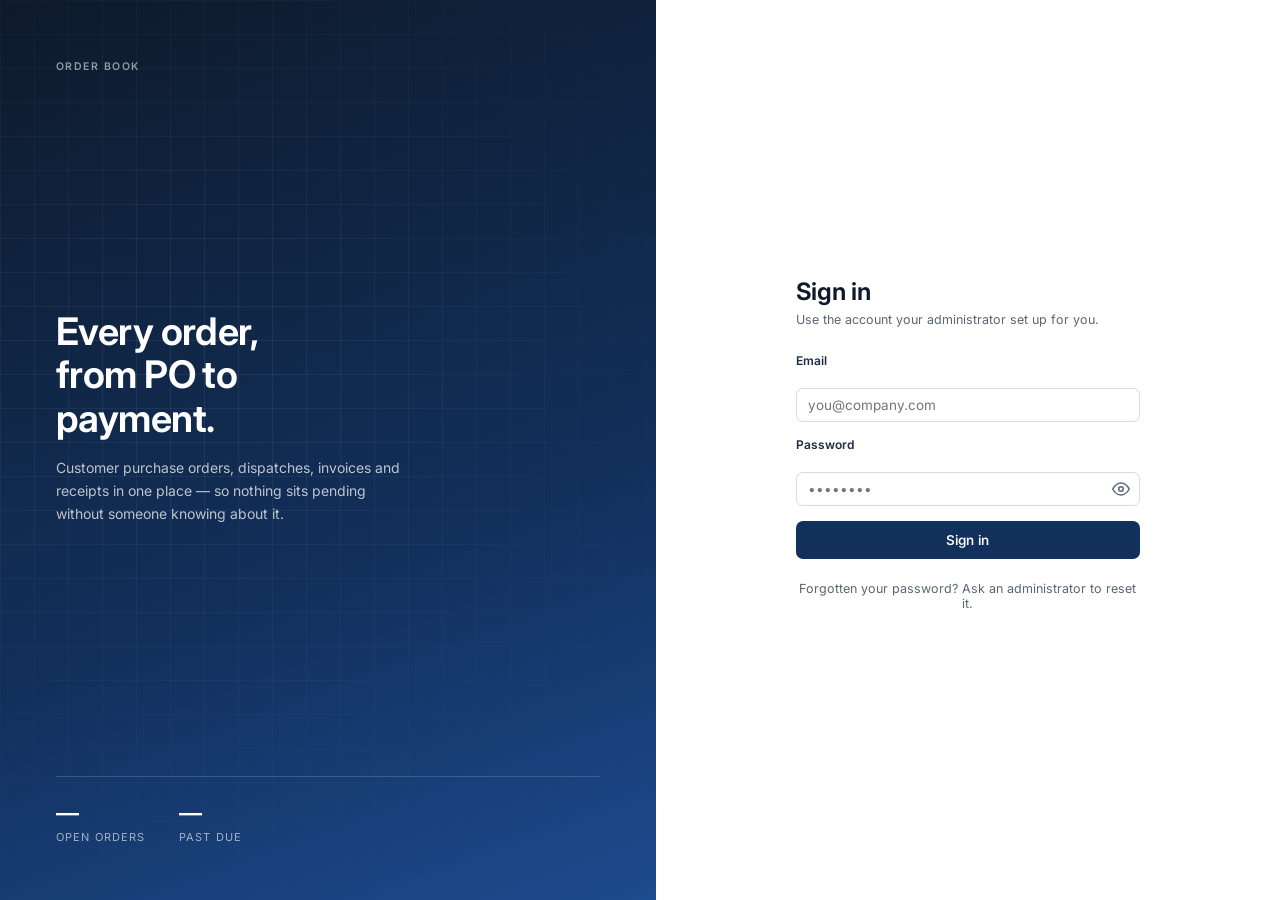
<file: frontend/index.html>
<!DOCTYPE html>
<html lang="en">
<head>
<meta charset="utf-8">
<meta name="viewport" content="width=device-width, initial-scale=1">
<title>Sign in · Order Book</title>
<link rel="preconnect" href="https://fonts.googleapis.com">
<link rel="preconnect" href="https://fonts.gstatic.com" crossorigin>
<link href="https://fonts.googleapis.com/css2?family=Inter:wght@400;500;600;650&family=JetBrains+Mono:wght@400;500;600&display=swap" rel="stylesheet">
<link rel="stylesheet" href="assets/css/app.css">
</head>
<body>

<div class="login-shell">
  <aside class="login-art">
    <div>
      <span class="eyebrow" style="color:rgba(255,255,255,.55)">Order book</span>
    </div>
    <div>
      <h1>Every order, from PO to payment.</h1>
      <p>Customer purchase orders, dispatches, invoices and receipts in one
         place — so nothing sits pending without someone knowing about it.</p>
    </div>
    <div class="login-stats">
      <div><span id="statPending">—</span><small>Open orders</small></div>
      <div><span id="statOverdue">—</span><small>Past due</small></div>
    </div>
  </aside>

  <main class="login-form-wrap">
    <form class="login-form" id="loginForm" novalidate>
      <h2>Sign in</h2>
      <p class="muted small" style="margin:0 0 26px">Use the account your
         administrator set up for you.</p>

      <div id="loginError" class="alert-box error hidden"></div>

      <div class="field">
        <label for="email">Email</label>
        <input type="email" id="email" autocomplete="username" required
               placeholder="you@company.com">
      </div>

      <div class="field">
        <label for="password">Password</label>
        <div style="position:relative">
          <input type="password" id="password" autocomplete="current-password"
                 required placeholder="••••••••" style="padding-right:42px;width:100%;box-sizing:border-box">
          <button type="button" id="togglePassword"
                  style="position:absolute;right:10px;top:50%;transform:translateY(-50%);
                         background:none;border:none;cursor:pointer;padding:0;
                         color:var(--steel);display:flex;align-items:center"
                  aria-label="Show password">
            <svg id="eyeIcon" xmlns="http://www.w3.org/2000/svg" width="18" height="18"
                 viewBox="0 0 24 24" fill="none" stroke="currentColor"
                 stroke-width="2" stroke-linecap="round" stroke-linejoin="round">
              <path d="M1 12s4-8 11-8 11 8 11 8-4 8-11 8-11-8-11-8z"/>
              <circle cx="12" cy="12" r="3"/>
            </svg>
          </button>
        </div>
      </div>

      <button type="submit" class="btn btn-primary btn-block" id="loginBtn">
        Sign in
      </button>

      <p class="muted small" style="margin-top:22px;text-align:center">
        Forgotten your password? Ask an administrator to reset it.
      </p>
    </form>
  </main>
</div>

<div class="toast-stack" id="toasts"></div>

<script src="assets/js/config.js"></script>
<script src="assets/js/api.js"></script><script>
(function () {
  if (Session.token()) { location.href = 'app.html'; return; }

  const form = document.getElementById('loginForm');
  const btn = document.getElementById('loginBtn');
  const errorBox = document.getElementById('loginError');

  form.addEventListener('submit', async (event) => {
    event.preventDefault();
    errorBox.classList.add('hidden');
    btn.disabled = true;
    btn.innerHTML = '<span class="spinner"></span> Signing in';

    try {
      const data = await API.post('/auth/login', {
        email: document.getElementById('email').value.trim().toLowerCase(),
        password: document.getElementById('password').value
      });
      Session.set(data.access_token, data.user);
      location.href = 'app.html';
    } catch (err) {
      errorBox.textContent = err.message;
      errorBox.classList.remove('hidden');
      btn.disabled = false;
      btn.textContent = 'Sign in';
    }
  });

  document.getElementById('togglePassword').addEventListener('click', () => {
    const input = document.getElementById('password');
    const icon  = document.getElementById('eyeIcon');
    const show  = input.type === 'password';
    input.type  = show ? 'text' : 'password';
    icon.innerHTML = show
      ? `<path d="M17.94 17.94A10.07 10.07 0 0 1 12 20c-7 0-11-8-11-8a18.45 18.45 0 0 1 5.06-5.94"/>
         <path d="M9.9 4.24A9.12 9.12 0 0 1 12 4c7 0 11 8 11 8a18.5 18.5 0 0 1-2.16 3.19"/>
         <line x1="1" y1="1" x2="23" y2="23"/>`
      : `<path d="M1 12s4-8 11-8 11 8 11 8-4 8-11 8-11-8-11-8z"/>
         <circle cx="12" cy="12" r="3"/>`;
  });
})();
</script>
</body>
</html>
</file>
<file: frontend/assets/css/app.css>
/* ============================================================
   Order Book — design tokens
   Direction: a dispatch board, not a SaaS dashboard. Dense,
   monospaced figures so quantities align down a column, deep
   blueprint navy for structure, one signal amber reserved
   exclusively for "something is pending".
   ============================================================ */

:root {
  --ink:        #0E1A2B;   /* nav, headings */
  --ink-soft:   #1B2C42;
  --steel:      #5A6673;   /* secondary text */
  --steel-pale: #8A94A0;
  --line:       #E1E6EC;
  --canvas:     #F4F6F9;
  --surface:    #FFFFFF;
  --blueprint:  #12305C;   /* primary action */
  --blueprint-2:#1D4B8F;
  --signal:     #E8A317;   /* pending / due soon */
  --signal-bg:  #FDF4E0;
  --alert:      #C8372D;   /* overdue */
  --alert-bg:   #FBEDEC;
  --go:         #1F7A55;   /* complete / paid */
  --go-bg:      #E9F4EF;

  --r-sm: 4px;
  --r-md: 7px;
  --r-lg: 11px;

  --shadow-1: 0 1px 2px rgba(14, 26, 43, .06);
  --shadow-2: 0 4px 16px rgba(14, 26, 43, .09);
  --shadow-3: 0 18px 48px rgba(14, 26, 43, .18);

  --nav-w: 232px;

  --sans: "Inter", -apple-system, BlinkMacSystemFont, "Segoe UI", Roboto, sans-serif;
  --mono: var(--sans);
}

* { box-sizing: border-box; }

html, body {
  margin: 0;
  padding: 0;
  font-family: var(--sans);
  background: var(--canvas);
  color: var(--ink);
  font-size: 14px;
  -webkit-font-smoothing: antialiased;
}

a { color: var(--blueprint); text-decoration: none; }
a:hover { text-decoration: underline; }

h1, h2, h3 { margin: 0; font-weight: 650; letter-spacing: -0.015em; }
h1 { font-size: 21px; }
h2 { font-size: 16px; }
h3 { font-size: 14px; }

:focus-visible {
  outline: 2px solid var(--blueprint-2);
  outline-offset: 2px;
  border-radius: var(--r-sm);
}

/* Figures are monospaced so columns of quantities line up. */
.num, td.num, .metric-value, .mono {
  font-family: var(--mono);
  font-variant-numeric: tabular-nums;
  font-feature-settings: "tnum";
}

.eyebrow {
  font-size: 10.5px;
  letter-spacing: .14em;
  text-transform: uppercase;
  color: var(--steel);
  font-weight: 600;
}

.muted { color: var(--steel); }
.small { font-size: 12.5px; }
.right { text-align: right; }
.center { text-align: center; }
.nowrap { white-space: nowrap; }
.hidden { display: none !important; }

/* ---------------------------------------------------------- login */

.login-shell {
  min-height: 100vh;
  display: grid;
  grid-template-columns: 1.05fr 1fr;
  background: var(--surface);
}

.login-art {
  background:
    linear-gradient(160deg, #0E1A2B 0%, #12305C 62%, #1D4B8F 100%);
  color: #fff;
  padding: 56px;
  display: flex;
  flex-direction: column;
  justify-content: space-between;
  position: relative;
  overflow: hidden;
}

/* Faint blueprint grid — the drawing-office reference for the whole app. */
.login-art::before {
  content: "";
  position: absolute;
  inset: 0;
  background-image:
    linear-gradient(rgba(255,255,255,.07) 1px, transparent 1px),
    linear-gradient(90deg, rgba(255,255,255,.07) 1px, transparent 1px);
  background-size: 34px 34px;
  mask-image: radial-gradient(circle at 30% 40%, #000 0%, transparent 78%);
}

.login-art > * { position: relative; }

.login-art h1 {
  font-size: 38px;
  line-height: 1.14;
  max-width: 12ch;
  margin: 0 0 16px;
}

.login-art p { color: rgba(255,255,255,.72); max-width: 40ch; line-height: 1.65; }

.login-stats {
  display: flex;
  gap: 34px;
  border-top: 1px solid rgba(255,255,255,.16);
  padding-top: 22px;
}
.login-stats div span {
  display: block;
  font-family: var(--mono);
  font-size: 23px;
  font-weight: 600;
}
.login-stats div small {
  color: rgba(255,255,255,.6);
  font-size: 11px;
  letter-spacing: .1em;
  text-transform: uppercase;
}

.login-form-wrap {
  display: flex;
  align-items: center;
  justify-content: center;
  padding: 40px;
}
.login-form { width: 100%; max-width: 344px; }
.login-form h2 { font-size: 24px; margin-bottom: 6px; }

/* ---------------------------------------------------------- shell */

.app { display: flex; min-height: 100vh; }

.nav {
  width: var(--nav-w);
  flex-shrink: 0;
  background: var(--ink);
  color: rgba(255,255,255,.72);
  display: flex;
  flex-direction: column;
  position: sticky;
  top: 0;
  height: 100vh;
}

.nav-brand {
  padding: 20px 20px 18px;
  border-bottom: 1px solid rgba(255,255,255,.09);
}
.nav-brand strong { color: #fff; font-size: 15px; display: block; letter-spacing: -.01em; }
.nav-brand span { font-size: 10.5px; letter-spacing: .14em; text-transform: uppercase; color: rgba(255,255,255,.44); }

.nav-menu { flex: 1; padding: 14px 10px; overflow-y: auto; }
.nav-section {
  font-size: 10px;
  letter-spacing: .15em;
  text-transform: uppercase;
  color: rgba(255,255,255,.34);
  padding: 16px 10px 7px;
}
.nav-item {
  display: flex;
  align-items: center;
  gap: 10px;
  padding: 8px 10px;
  border-radius: var(--r-md);
  color: rgba(255,255,255,.74);
  font-size: 13.5px;
  cursor: pointer;
  border: 0;
  background: none;
  width: 100%;
  text-align: left;
  font-family: inherit;
  transition: background .13s, color .13s;
}
.nav-item:hover { background: rgba(255,255,255,.07); color: #fff; text-decoration: none; }
.nav-item.active { background: var(--blueprint-2); color: #fff; font-weight: 550; }
.nav-item svg { width: 16px; height: 16px; flex-shrink: 0; opacity: .85; }
.nav-count {
  margin-left: auto;
  font-family: var(--mono);
  font-size: 11px;
  background: rgba(255,255,255,.14);
  padding: 1px 6px;
  border-radius: 20px;
}
.nav-count.alert { background: var(--alert); color: #fff; }

.nav-user {
  padding: 13px 16px;
  border-top: 1px solid rgba(255,255,255,.09);
  display: flex;
  align-items: center;
  gap: 10px;
}
.avatar {
  width: 30px; height: 30px;
  border-radius: 50%;
  background: var(--blueprint-2);
  color: #fff;
  display: grid;
  place-items: center;
  font-size: 12px;
  font-weight: 600;
  flex-shrink: 0;
}
.nav-user-info { min-width: 0; flex: 1; }
.nav-user-info strong { color: #fff; font-size: 12.5px; display: block; overflow: hidden; text-overflow: ellipsis; white-space: nowrap; }
.nav-user-info span { font-size: 10.5px; text-transform: uppercase; letter-spacing: .09em; color: rgba(255,255,255,.48); }

.icon-btn {
  background: none;
  border: 0;
  color: rgba(255,255,255,.6);
  cursor: pointer;
  padding: 5px;
  border-radius: var(--r-sm);
  display: grid;
  place-items: center;
}
.icon-btn:hover { background: rgba(255,255,255,.1); color: #fff; }

.main { flex: 1; min-width: 0; display: flex; flex-direction: column; }

.topbar {
  background: var(--surface);
  border-bottom: 1px solid var(--line);
  padding: 15px 26px;
  display: flex;
  align-items: center;
  gap: 16px;
  position: sticky;
  top: 0;
  z-index: 20;
}
.topbar h1 { flex-shrink: 0; }
.topbar-actions { margin-left: auto; display: flex; gap: 9px; align-items: center; }

.page { padding: 24px 26px 60px; flex: 1; }

.menu-toggle { display: none; }

/* ---------------------------------------------------------- metrics */

.metrics {
  display: grid;
  grid-template-columns: repeat(auto-fit, minmax(212px, 1fr));
  gap: 13px;
  margin-bottom: 22px;
}
.metric {
  background: var(--surface);
  border: 1px solid var(--line);
  border-radius: var(--r-lg);
  padding: 16px 17px;
  box-shadow: var(--shadow-1);
  position: relative;
  overflow: hidden;
}
.metric::after {
  content: "";
  position: absolute;
  left: 0; top: 0; bottom: 0;
  width: 3px;
  background: var(--line);
}
.metric.is-signal::after { background: var(--signal); }
.metric.is-alert::after  { background: var(--alert); }
.metric.is-go::after     { background: var(--go); }
.metric.is-blueprint::after { background: var(--blueprint); }

.metric-label { font-size: 11px; letter-spacing: .1em; text-transform: uppercase; color: var(--steel); font-weight: 600; }
.metric-value { font-size: 25px; font-weight: 600; margin: 7px 0 2px; letter-spacing: -.02em; }
.metric-sub { font-size: 12px; color: var(--steel); }

.metric-link { cursor: pointer; }
.metric-link:hover .metric { border-color: var(--blueprint-2); box-shadow: var(--shadow-2); }
.metric-link.active .metric { border-color: var(--blueprint); box-shadow: 0 0 0 2px rgba(18,48,92,.15); }

/* ---------------------------------------------------------- cards */

.card {
  background: var(--surface);
  border: 1px solid var(--line);
  border-radius: var(--r-lg);
  box-shadow: var(--shadow-1);
  overflow: hidden;
  margin-bottom: 18px;
}
.card-head {
  padding: 14px 18px;
  border-bottom: 1px solid var(--line);
  display: flex;
  align-items: center;
  gap: 12px;
}
.card-head h2 { flex-shrink: 0; }
.card-head .card-actions { margin-left: auto; display: flex; gap: 8px; align-items: center; }
.card-body { padding: 18px; }
.card-body.flush { padding: 0; }

.grid-2 { display: grid; grid-template-columns: 1fr 1fr; gap: 18px; }
.grid-3 { display: grid; grid-template-columns: 2fr 1fr; gap: 18px; }

/* ---------------------------------------------------------- tables */

.table-wrap { overflow-x: auto; }
table { width: 100%; border-collapse: collapse; }
thead th {
  text-align: left;
  font-size: 10.5px;
  letter-spacing: .1em;
  text-transform: uppercase;
  color: var(--steel);
  font-weight: 600;
  padding: 10px 14px;
  background: #FAFBFC;
  border-bottom: 1px solid var(--line);
  white-space: nowrap;
  position: sticky;
  top: 0;
}
tbody td {
  padding: 11px 14px;
  border-bottom: 1px solid var(--line);
  vertical-align: middle;
}
tbody tr:last-child td { border-bottom: 0; }
tbody tr.clickable { cursor: pointer; }
tbody tr.clickable:hover { background: #F7F9FC; }
td strong { font-weight: 600; }

.cell-stack strong { display: block; }
.cell-stack span { font-size: 12px; color: var(--steel); }

/* ---------------------------------------------------------- signature: pending gauge

   The one element the app is built around. Every order line carries a
   fill bar showing dispatched against ordered, so the order book can be
   read at a glance without parsing numbers.                              */

.gauge { display: flex; align-items: center; gap: 9px; min-width: 116px; }
.gauge-track {
  flex: 1;
  height: 5px;
  background: var(--line);
  border-radius: 3px;
  overflow: hidden;
  position: relative;
}
.gauge-fill {
  height: 100%;
  background: var(--blueprint-2);
  border-radius: 3px;
  transition: width .45s cubic-bezier(.4, 0, .2, 1);
}
.gauge-fill.full { background: var(--go); }
.gauge-fill.none { background: var(--signal); }
.gauge-fill.late { background: var(--alert); }
.gauge-pct {
  font-family: var(--mono);
  font-size: 11.5px;
  color: var(--steel);
  min-width: 34px;
  text-align: right;
}

/* ---------------------------------------------------------- badges */

.badge {
  display: inline-flex;
  align-items: center;
  gap: 5px;
  font-size: 11px;
  font-weight: 600;
  letter-spacing: .045em;
  text-transform: uppercase;
  padding: 3px 8px;
  border-radius: 20px;
  border: 1px solid transparent;
  white-space: nowrap;
}
.badge.open      { background: #EAF0FA; color: var(--blueprint); }
.badge.partial   { background: var(--signal-bg); color: #96690A; }
.badge.completed { background: var(--go-bg); color: var(--go); }
.badge.cancelled { background: #F1F3F5; color: var(--steel); }
.badge.on_hold   { background: #F1F3F5; color: var(--steel); }
.badge.draft     { background: #F1F3F5; color: var(--steel); }
.badge.unpaid    { background: var(--alert-bg); color: var(--alert); }
.badge.part_paid { background: var(--signal-bg); color: #96690A; }
.badge.paid      { background: var(--go-bg); color: var(--go); }
.badge.overdue   { background: var(--alert-bg); color: var(--alert); }

.dot { width: 6px; height: 6px; border-radius: 50%; background: currentColor; }

/* ---------------------------------------------------------- forms */

.field { margin-bottom: 15px; }
.field label {
  display: block;
  font-size: 12px;
  font-weight: 600;
  color: var(--ink-soft);
  margin-bottom: 5px;
  min-height: 30px;
}
.field .hint { font-weight: 400; color: var(--steel-pale); font-size: 11.5px; }

input, select, textarea {
  width: 100%;
  padding: 8px 11px;
  border: 1px solid #D3DAE2;
  border-radius: var(--r-md);
  font-size: 13.5px;
  font-family: inherit;
  color: var(--ink);
  background: var(--surface);
  transition: border-color .12s, box-shadow .12s;
}
input:focus, select:focus, textarea:focus {
  outline: none;
  border-color: var(--blueprint-2);
  box-shadow: 0 0 0 3px rgba(29, 75, 143, .13);
}
input[type="number"], input.num { font-family: var(--mono); text-align: right; }
input:disabled, select:disabled { background: #F4F6F9; color: var(--steel); }
textarea { resize: vertical; min-height: 68px; }

.field-row { display: grid; gap: 13px; }
.field-row.c2 { grid-template-columns: 1fr 1fr; }
.field-row.c3 { grid-template-columns: 1fr 1fr 1fr; }
.field-row.c4 { grid-template-columns: 1fr 1fr 1fr 1fr; }

.search {
  position: relative;
  flex: 1;
  max-width: 330px;
}
.search input { padding-left: 33px; }
.search svg {
  position: absolute;
  left: 11px; top: 50%;
  transform: translateY(-50%);
  width: 14px; height: 14px;
  color: var(--steel-pale);
  pointer-events: none;
}

/* ---------------------------------------------------------- combo (searchable dropdown) */

.combo { position: relative; }
.filters .combo { min-width: 170px; }
.combo-input {
  cursor: text;
  background-image: url("data:image/svg+xml,%3Csvg xmlns='http://www.w3.org/2000/svg' viewBox='0 0 24 24' fill='none' stroke='%238A94A0' stroke-width='2'%3E%3Ccircle cx='11' cy='11' r='8'/%3E%3Cpath d='m21 21-4.35-4.35'/%3E%3C/svg%3E");
  background-repeat: no-repeat;
  background-position: right 10px center;
  background-size: 13px;
  padding-right: 30px;
}
.combo-input:disabled { cursor: not-allowed; background-image: none; }
.combo-list {
  position: absolute;
  top: calc(100% + 4px);
  left: 0;
  right: 0;
  background: var(--surface);
  border: 1px solid var(--line);
  border-radius: var(--r-md);
  box-shadow: var(--shadow-2);
  max-height: 230px;
  overflow-y: auto;
  z-index: 60;
  display: none;
}
.combo-list.open { display: block; }
.combo-option {
  padding: 8px 11px;
  font-size: 13.5px;
  cursor: pointer;
}
.combo-option:hover { background: var(--canvas); }
.combo-empty { padding: 10px 11px; font-size: 13px; color: var(--steel-pale); }

/* Compact variant used inside table cells (the item picker on order lines). */
.line-editor .combo-input {
  padding: 6px 26px 6px 8px;
  font-size: 13px;
  background-size: 12px;
  background-position: right 8px center;
}

/* ---------------------------------------------------------- buttons */

.btn {
  display: inline-flex;
  align-items: center;
  justify-content: center;
  gap: 7px;
  padding: 8px 14px;
  border-radius: var(--r-md);
  font-size: 13.5px;
  font-weight: 550;
  font-family: inherit;
  border: 1px solid transparent;
  cursor: pointer;
  white-space: nowrap;
  transition: background .13s, border-color .13s, opacity .13s;
}
.btn:disabled { opacity: .5; cursor: not-allowed; }
.btn svg { width: 15px; height: 15px; }

.btn-primary { background: var(--blueprint); color: #fff; }
.btn-primary:hover:not(:disabled) { background: var(--blueprint-2); }

.btn-ghost { background: var(--surface); border-color: #D3DAE2; color: var(--ink-soft); }
.btn-ghost:hover:not(:disabled) { background: #F4F6F9; }

.btn-danger { background: var(--alert); color: #fff; }
.btn-danger:hover:not(:disabled) { background: #A82C24; }

.btn-quiet { background: none; color: var(--steel); padding: 5px 8px; }
.btn-quiet:hover:not(:disabled) { background: #F1F3F5; color: var(--ink); }

.btn-block { width: 100%; padding: 10px; }
.btn-sm { padding: 5px 10px; font-size: 12.5px; }

/* ---------------------------------------------------------- filters */

.filters {
  display: flex;
  gap: 9px;
  align-items: center;
  flex-wrap: wrap;
  margin-bottom: 15px;
}
.filters select, .filters input { width: auto; min-width: 132px; }

.chip {
  padding: 5px 12px;
  border-radius: 20px;
  border: 1px solid #D3DAE2;
  background: var(--surface);
  font-size: 12.5px;
  cursor: pointer;
  font-family: inherit;
  color: var(--steel);
}
.chip.active { background: var(--ink); border-color: var(--ink); color: #fff; font-weight: 550; }

/* ---------------------------------------------------------- action queue */

.action-item {
  display: flex;
  align-items: center;
  gap: 13px;
  padding: 11px 18px;
  border-bottom: 1px solid var(--line);
  cursor: pointer;
}
.action-item:last-child { border-bottom: 0; }
.action-item:hover { background: #F7F9FC; }
.action-rail { width: 3px; align-self: stretch; border-radius: 3px; background: var(--signal); flex-shrink: 0; }
.action-item.high .action-rail { background: var(--alert); }
.action-item.low .action-rail { background: var(--steel-pale); }
.action-body { flex: 1; min-width: 0; }
.action-body strong { display: block; font-size: 13.5px; overflow: hidden; text-overflow: ellipsis; white-space: nowrap; }
.action-body span { font-size: 12px; color: var(--steel); }
.action-due { font-family: var(--mono); font-size: 12px; text-align: right; flex-shrink: 0; }
.action-due strong { display: block; font-size: 13px; }
.action-item.high .action-due strong { color: var(--alert); }

/* ---------------------------------------------------------- ageing bars */

.ageing-row { display: flex; align-items: center; gap: 12px; margin-bottom: 13px; }
.ageing-label { font-size: 12.5px; width: 84px; flex-shrink: 0; color: var(--steel); }
.ageing-track { flex: 1; height: 22px; background: #F1F3F5; border-radius: var(--r-sm); overflow: hidden; }
.ageing-fill { height: 100%; border-radius: var(--r-sm); transition: width .5s ease; }
.ageing-value { font-family: var(--mono); font-size: 12.5px; width: 106px; text-align: right; flex-shrink: 0; }

/* ---------------------------------------------------------- charts */

.chart-box { position: relative; height: 260px; }
.chart-box-sm { height: 170px; }

@media (max-width: 860px) {
  .chart-box { height: 220px; }
  .chart-box-sm { height: 160px; }
}

/* ---------------------------------------------------------- drawer / modal */

.overlay {
  position: fixed;
  inset: 0;
  background: rgba(14, 26, 43, .42);
  backdrop-filter: blur(2px);
  z-index: 90;
  opacity: 0;
  pointer-events: none;
  transition: opacity .2s;
}
.overlay.open { opacity: 1; pointer-events: auto; }

.drawer {
  position: fixed;
  top: 0; right: 0; bottom: 0;
  width: min(880px, 94vw);
  background: var(--canvas);
  z-index: 100;
  box-shadow: var(--shadow-3);
  transform: translateX(100%);
  transition: transform .28s cubic-bezier(.4, 0, .2, 1);
  display: flex;
  flex-direction: column;
}
.drawer.open { transform: translateX(0); }
.drawer-head {
  padding: 17px 22px;
  background: var(--surface);
  border-bottom: 1px solid var(--line);
  display: flex;
  align-items: flex-start;
  gap: 14px;
  flex-shrink: 0;
}
.drawer-head .drawer-actions { margin-left: auto; display: flex; gap: 8px; align-items: center; }
.drawer-body { flex: 1; overflow-y: auto; padding: 20px 22px 60px; }
.drawer-foot {
  padding: 13px 22px;
  background: var(--surface);
  border-top: 1px solid var(--line);
  display: flex;
  gap: 9px;
  justify-content: flex-end;
  flex-shrink: 0;
}

.modal {
  position: fixed;
  top: 50%; left: 50%;
  transform: translate(-50%, -48%) scale(.98);
  width: min(520px, 94vw);
  max-height: 88vh;
  background: var(--surface);
  border-radius: var(--r-lg);
  z-index: 100;
  box-shadow: var(--shadow-3);
  display: flex;
  flex-direction: column;
  opacity: 0;
  pointer-events: none;
  transition: opacity .18s, transform .18s;
}
.modal.open { opacity: 1; pointer-events: auto; transform: translate(-50%, -50%) scale(1); }
.modal.wide { width: min(940px, 95vw); }
.modal-head { padding: 17px 20px; border-bottom: 1px solid var(--line); display: flex; align-items: center; }
.modal-head h2 { flex: 1; }
.modal-body { padding: 20px; overflow-y: auto; }
.modal-foot { padding: 13px 20px; border-top: 1px solid var(--line); display: flex; gap: 9px; justify-content: flex-end; }

/* ---------------------------------------------------------- tabs */

.tabs { display: flex; gap: 2px; border-bottom: 1px solid var(--line); margin-bottom: 18px; }
.tab {
  padding: 9px 15px;
  border: 0;
  background: none;
  font-family: inherit;
  font-size: 13.5px;
  color: var(--steel);
  cursor: pointer;
  border-bottom: 2px solid transparent;
  margin-bottom: -1px;
}
.tab.active { color: var(--blueprint); border-bottom-color: var(--blueprint); font-weight: 600; }

/* ---------------------------------------------------------- line editor */

.line-editor { border: 1px solid var(--line); border-radius: var(--r-md); overflow: hidden; }
.line-editor table { font-size: 13px; table-layout: fixed; }
.line-editor td input:not(.combo-input) { text-overflow: ellipsis; }
.line-editor thead th { background: #F7F9FC; padding: 8px 10px; }
.line-editor tbody td { padding: 6px 8px; }
.line-editor input, .line-editor select { padding: 6px 8px; font-size: 13px; border-color: transparent; background: transparent; }
.line-editor tbody tr:hover input, .line-editor tbody tr:hover select { border-color: #E1E6EC; background: var(--surface); }
.line-editor input:focus, .line-editor select:focus { border-color: var(--blueprint-2); background: var(--surface); }
.line-editor tfoot td { padding: 10px; background: #F7F9FC; font-weight: 600; border-top: 1px solid var(--line); }

/* ---------------------------------------------------------- misc */

.empty { padding: 52px 20px; text-align: center; color: var(--steel); }
.empty svg { width: 34px; height: 34px; opacity: .3; margin-bottom: 11px; }
.empty h3 { margin-bottom: 5px; color: var(--ink-soft); }
.empty p { margin: 0 0 15px; font-size: 13px; }

.alert-box {
  padding: 10px 13px;
  border-radius: var(--r-md);
  font-size: 13px;
  margin-bottom: 15px;
  border: 1px solid;
}
.alert-box.error { background: var(--alert-bg); border-color: #F0C4C0; color: #8E2019; }
.alert-box.info  { background: #EAF0FA; border-color: #C6D6EE; color: var(--blueprint); }

.toast-stack { position: fixed; bottom: 22px; right: 22px; z-index: 200; display: flex; flex-direction: column; gap: 9px; }
.toast {
  background: var(--ink);
  color: #fff;
  padding: 11px 16px;
  border-radius: var(--r-md);
  font-size: 13.5px;
  box-shadow: var(--shadow-2);
  animation: rise .22s ease;
  max-width: 350px;
}
.toast.error { background: var(--alert); }
@keyframes rise { from { opacity: 0; transform: translateY(10px); } }

.spinner {
  width: 17px; height: 17px;
  border: 2px solid rgba(255,255,255,.35);
  border-top-color: #fff;
  border-radius: 50%;
  animation: spin .65s linear infinite;
}
.spinner.dark { border-color: var(--line); border-top-color: var(--blueprint); }
@keyframes spin { to { transform: rotate(360deg); } }

.loading-rows { padding: 42px; text-align: center; }

.kv { display: grid; grid-template-columns: 132px 1fr; gap: 7px 14px; font-size: 13px; }
.kv dt { color: var(--steel); }
.kv dd { margin: 0; font-weight: 500; }

@media (prefers-reduced-motion: reduce) {
  *, *::before, *::after {
    animation-duration: .01ms !important;
    transition-duration: .01ms !important;
  }
}

/* ---------------------------------------------------------- responsive */

.metrics-4 { grid-template-columns: repeat(4, 1fr); }

@media (max-width: 1080px) {
  .grid-2, .grid-3 { grid-template-columns: 1fr; }
}

@media (max-width: 860px) {
  .login-shell { grid-template-columns: 1fr; }
  .login-art { display: none; }

  .menu-toggle { display: grid; }
  .nav {
    position: fixed;
    left: 0; top: 0; bottom: 0;
    z-index: 95;
    transform: translateX(-100%);
    transition: transform .25s cubic-bezier(.4, 0, .2, 1);
  }
  .nav.open { transform: translateX(0); }
  .page { padding: 16px 14px 60px; }
  .topbar { padding: 12px 14px; }
  .topbar h1 { font-size: 17px; }
  .field-row.c2, .field-row.c3, .field-row.c4 { grid-template-columns: 1fr; }
  .search { max-width: none; }
  .drawer { width: 100vw; }
  .metrics, .metrics-4 { grid-template-columns: 1fr 1fr; }
  .metric-value { font-size: 20px; }
  .drawer-body { padding: 14px 12px 60px; }
  .drawer-head { padding: 13px 14px; }
  .drawer-head h1 { font-size: 18px; }
  .card-body { padding: 14px; }
  .drawer-foot { padding: 11px 14px; flex-wrap: wrap; }
  .drawer-foot .btn { flex: 1; }
}
</file>
